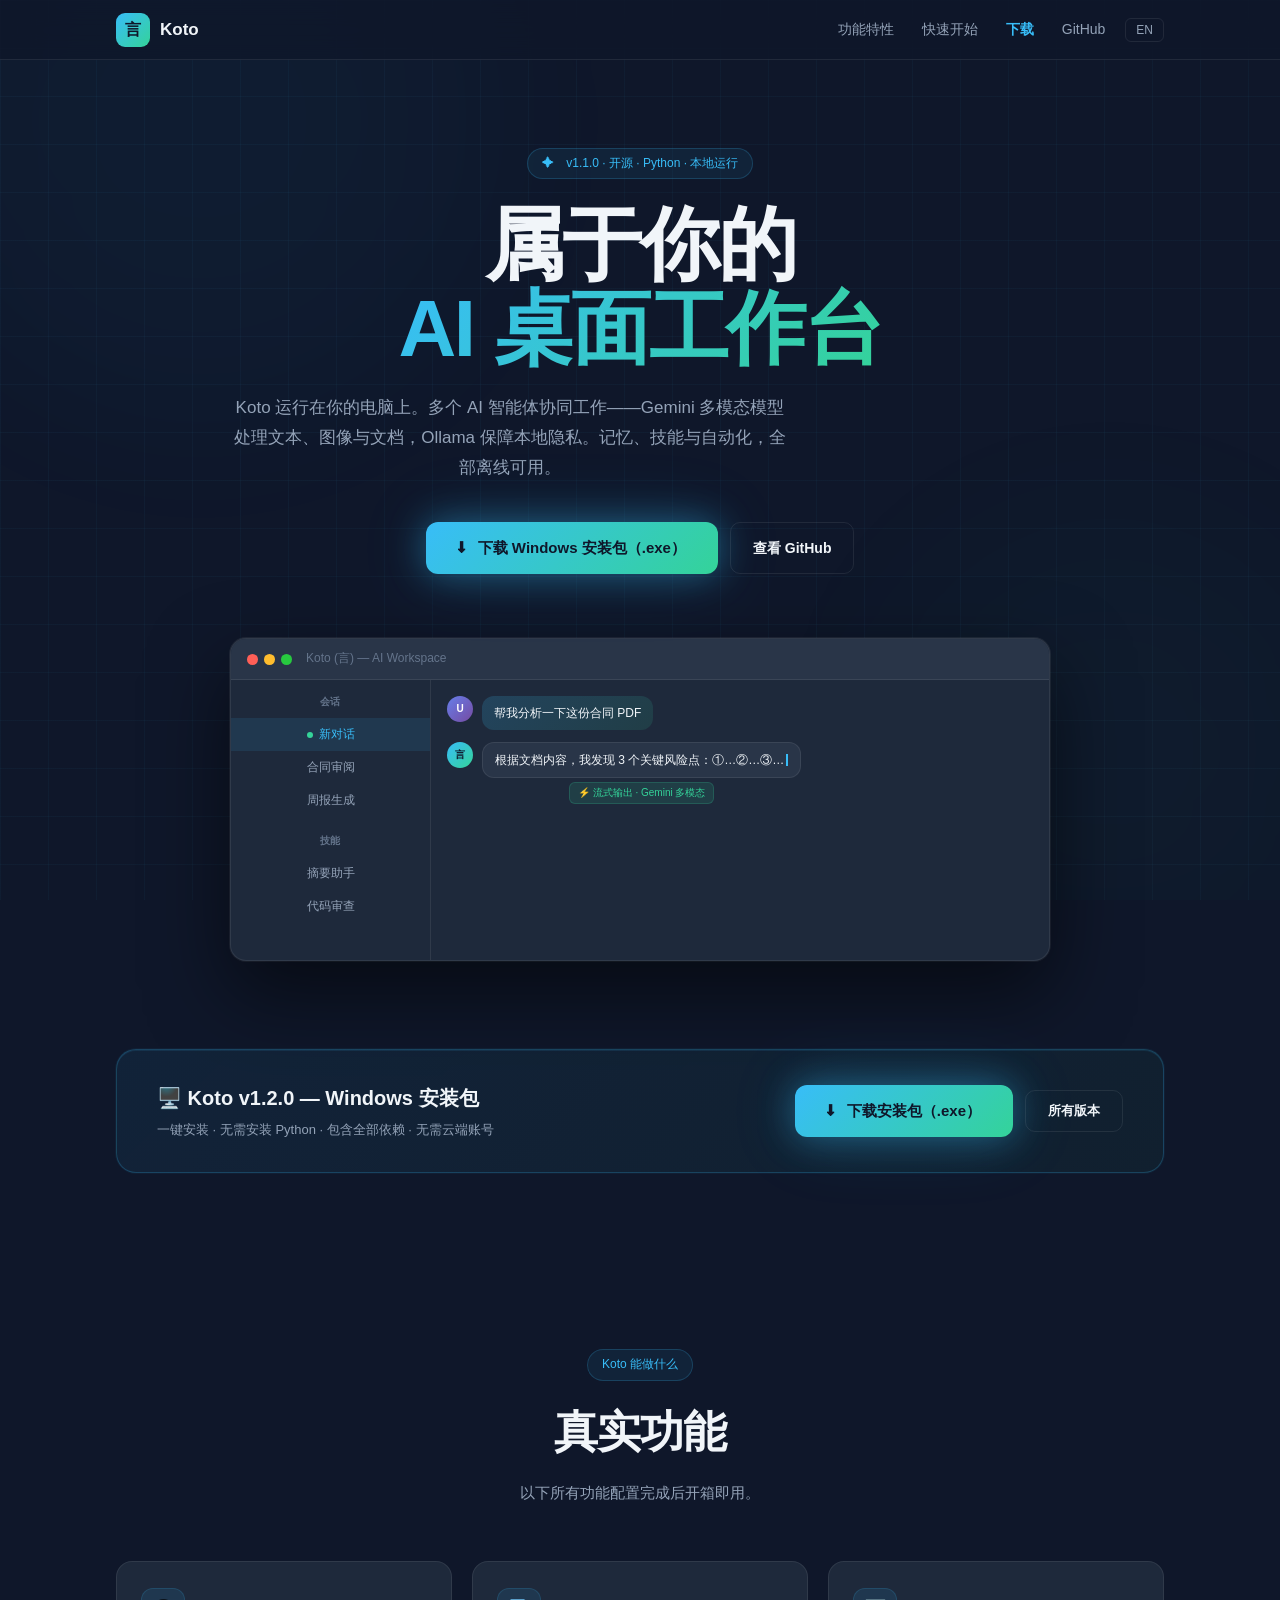
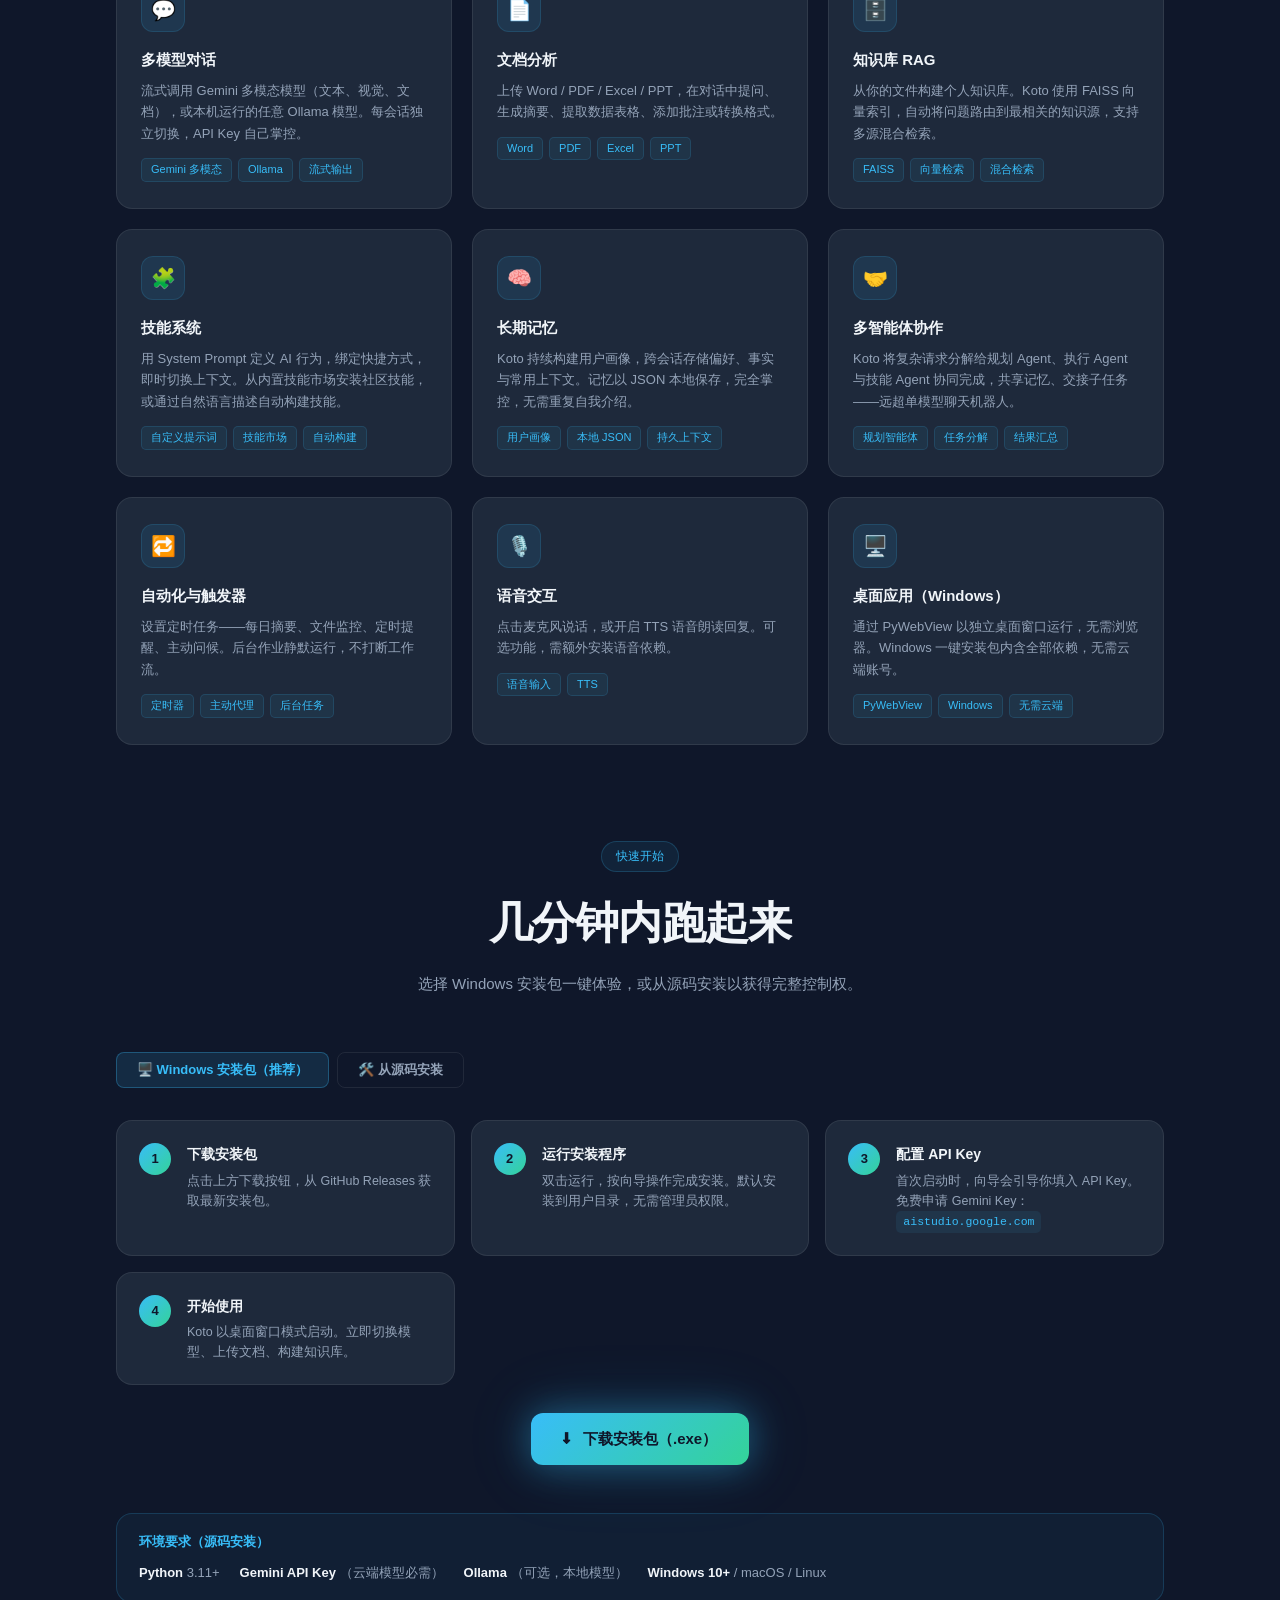
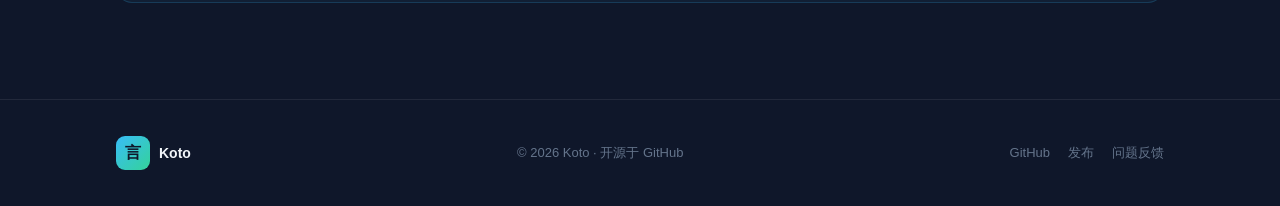
<file: docs/index.html>
﻿<!DOCTYPE html>
<html lang="zh-CN">
<head>
  <meta charset="UTF-8">
  <meta name="viewport" content="width=device-width, initial-scale=1.0">
  <title>Koto (言) — AI 桌面工作台</title>
  <meta name="description" content="Koto 是运行在你自己电脑上的 AI 桌面助手，支持 Gemini 2.5 Flash 与 Ollama 本地模型协同工作，多智能体任务分解、文档分析、知识库 RAG 与技能自动化，数据完全本地。">
  <style>
    /* ── Reset & Base ── */
    *, *::before, *::after { box-sizing: border-box; margin: 0; padding: 0; }
    :root {
      --bg:      #0f172a;
      --bg2:     #1e293b;
      --bg3:     #293548;
      --border:  rgba(255,255,255,.08);
      --t1:      #f1f5f9;
      --t2:      #94a3b8;
      --t3:      #64748b;
      --cyan:    #38bdf8;
      --teal:    #34d399;
      --grad:    linear-gradient(135deg, #38bdf8, #34d399);
      --r1: 10px; --r2: 16px;
      --ease: all .25s ease;
    }
    html { scroll-behavior: smooth; }
    body {
      font-family: 'Segoe UI', -apple-system, 'Noto Sans SC', 'Microsoft YaHei', sans-serif;
      background: var(--bg); color: var(--t1);
      min-height: 100vh; overflow-x: hidden;
      font-size: 15px; line-height: 1.6;
    }
    a { color: inherit; text-decoration: none; }

    /* ── Background grid ── */
    .bg-wrap {
      position: fixed; inset: 0; z-index: 0; pointer-events: none; overflow: hidden;
    }
    .grid-bg {
      position: absolute; inset: 0;
      background-image:
        linear-gradient(rgba(56,189,248,.04) 1px, transparent 1px),
        linear-gradient(90deg, rgba(56,189,248,.04) 1px, transparent 1px);
      background-size: 48px 48px;
    }
    .bg-radial {
      position: absolute; border-radius: 50%;
      filter: blur(100px); opacity: .45;
    }
    .bg-r1 { width: 600px; height: 600px; top: -180px; left: -100px; background: rgba(56,189,248,.08); }
    .bg-r2 { width: 500px; height: 500px; bottom: -100px; right: -80px; background: rgba(52,211,153,.06); }

    /* ── Utilities ── */
    .wrap { max-width: 1120px; margin: 0 auto; padding: 0 36px; position: relative; z-index: 1; }
    .gt  { background: var(--grad); -webkit-background-clip: text; -webkit-text-fill-color: transparent; background-clip: text; }
    .pill {
      display: inline-flex; align-items: center; gap: 6px;
      padding: 5px 14px; border-radius: 20px; font-size: 12px; font-weight: 500;
      border: 1px solid rgba(56,189,248,.2); background: rgba(56,189,248,.07); color: var(--cyan);
    }
    .btn {
      display: inline-flex; align-items: center; gap: 8px;
      padding: 10px 22px; border-radius: var(--r1); font-size: 14px; font-weight: 600;
      cursor: pointer; transition: var(--ease); border: none;
    }
    .btn-prime {
      background: var(--grad); color: #0f172a;
      box-shadow: 0 0 24px rgba(56,189,248,.25);
    }
    .btn-prime:hover { transform: translateY(-2px); box-shadow: 0 4px 32px rgba(56,189,248,.38); }
    .btn-ghost {
      background: transparent; color: var(--t1);
      border: 1px solid var(--border);
    }
    .btn-ghost:hover { border-color: rgba(56,189,248,.35); color: var(--cyan); }
    .btn-dl {
      padding: 14px 32px; font-size: 15px; font-weight: 700;
      background: var(--grad); color: #0f172a;
      box-shadow: 0 0 36px rgba(56,189,248,.4), 0 0 72px rgba(56,189,248,.15);
      border-radius: 12px;
    }
    .btn-dl:hover { transform: translateY(-3px); box-shadow: 0 8px 52px rgba(56,189,248,.55); }

    /* ── Nav ── */
    .nav {
      position: fixed; top: 0; left: 0; right: 0; z-index: 100;
      height: 60px;
      display: flex; align-items: center;
      background: rgba(15,23,42,.75); backdrop-filter: blur(18px);
      border-bottom: 1px solid var(--border);
    }
    .nav .wrap { display: flex; align-items: center; width: 100%; }
    .nav-brand {
      display: flex; align-items: center; gap: 10px;
      font-size: 17px; font-weight: 700;
    }
    .brand-mark {
      width: 34px; height: 34px; border-radius: 9px;
      background: var(--grad);
      display: flex; align-items: center; justify-content: center;
      font-size: 16px; font-weight: 800; color: #0f172a;
    }
    .nav-links {
      display: flex; align-items: center; gap: 28px;
      margin-left: auto; margin-right: 20px;
    }
    .nav-links a {
      font-size: 14px; color: var(--t2); transition: var(--ease);
    }
    .nav-links a:hover { color: var(--t1); }
    .nav-dl { color: var(--cyan) !important; font-weight: 600; }
    .nav-dl:hover { color: var(--teal) !important; }
    .lang-btn {
      background: none; border: 1px solid var(--border);
      border-radius: 6px; color: var(--t2); cursor: pointer;
      padding: 4px 10px; font-size: 12px; font-family: inherit;
      transition: var(--ease);
    }
    .lang-btn:hover { color: var(--t1); border-color: rgba(56,189,248,.3); }

    /* ── Hero ── */
    .hero {
      padding: 148px 0 88px;
      display: flex; flex-direction: column; align-items: center;
      text-align: center;
    }
    .hero-pill { margin-bottom: 24px; }
    .hero-h1 {
      font-size: clamp(40px, 6.5vw, 80px); font-weight: 900;
      line-height: 1.05; letter-spacing: -.03em;
      max-width: 860px; margin-bottom: 22px;
    }
    .hero-sub {
      font-size: 17px; color: var(--t2);
      max-width: 560px; margin-bottom: 40px; line-height: 1.75;
    }
    .hero-btns { display: flex; gap: 12px; flex-wrap: wrap; justify-content: center; margin-bottom: 64px; }

    /* App window mockup */
    .aw {
      width: min(820px, 92vw); border-radius: var(--r2);
      border: 1px solid var(--border);
      background: var(--bg2);
      overflow: hidden;
      box-shadow: 0 32px 80px rgba(0,0,0,.55), 0 0 0 1px var(--border);
    }
    .aw-bar {
      display: flex; align-items: center; gap: 6px;
      padding: 10px 16px; background: var(--bg3);
      border-bottom: 1px solid var(--border);
    }
    .dot { width: 11px; height: 11px; border-radius: 50%; }
    .dot-r { background: #ff5f57; }
    .dot-y { background: #ffbd2e; }
    .dot-g { background: #27c93f; }
    .aw-title { font-size: 12px; color: var(--t3); margin-left: 8px; }
    .aw-body {
      display: grid; grid-template-columns: 200px 1fr;
      height: 280px;
    }
    .aw-sidebar {
      border-right: 1px solid var(--border);
      padding: 14px 0;
    }
    .aw-s-label {
      font-size: 10px; font-weight: 700; text-transform: uppercase;
      letter-spacing: .08em; color: var(--t3);
      padding: 0 14px; margin-bottom: 8px;
    }
    .aw-s-item {
      padding: 7px 14px; font-size: 12px; color: var(--t2);
      cursor: default; border-radius: 0;
    }
    .aw-s-item.active { background: rgba(56,189,248,.1); color: var(--cyan); }
    .aw-s-item .dot-sm {
      display: inline-block; width: 6px; height: 6px; border-radius: 50%;
      background: var(--teal); margin-right: 6px;
    }
    .aw-chat {
      display: flex; flex-direction: column;
      padding: 16px; gap: 12px; overflow: hidden;
    }
    .aw-msg {
      display: flex; gap: 9px; align-items: flex-start;
    }
    .aw-av {
      width: 26px; height: 26px; border-radius: 50%; flex-shrink: 0;
      display: flex; align-items: center; justify-content: center;
      font-size: 10px; font-weight: 700;
    }
    .aw-av.ai  { background: var(--grad); color: #0f172a; }
    .aw-av.usr { background: linear-gradient(135deg,#667eea,#764ba2); color: #fff; }
    .aw-bubble {
      padding: 8px 12px; border-radius: 12px; font-size: 12px; line-height: 1.5;
      max-width: 360px;
    }
    .aw-bubble.ai  { background: var(--bg3); color: var(--t1); border: 1px solid var(--border); }
    .aw-bubble.usr { background: linear-gradient(135deg,rgba(56,189,248,.18),rgba(52,211,153,.12)); color: var(--t1); }
    .aw-badge {
      display: inline-flex; align-items: center; gap: 4px;
      padding: 2px 8px; border-radius: 6px; font-size: 10px;
      background: rgba(52,211,153,.12); color: var(--teal);
      border: 1px solid rgba(52,211,153,.2); margin-top: 4px;
    }
    .aw-cursor {
      display: inline-block; width: 2px; height: 12px;
      background: var(--cyan); margin-left: 2px; vertical-align: middle;
      animation: blink 1s step-end infinite;
    }
    @keyframes blink { 50% { opacity: 0; } }

    /* ── Features ── */
    .sec { padding: 96px 0; }
    .sec-eye { display: flex; justify-content: center; margin-bottom: 16px; }
    .sec-h2 {
      font-size: clamp(28px,4vw,44px); font-weight: 800;
      text-align: center; letter-spacing: -.02em; margin-bottom: 14px;
    }
    .sec-sub { text-align: center; color: var(--t2); font-size: 15px; max-width: 480px; margin: 0 auto 56px; }

    .feat-grid {
      display: grid; grid-template-columns: repeat(auto-fit, minmax(300px,1fr)); gap: 20px;
    }
    .feat-card {
      padding: 26px 24px; border-radius: var(--r2);
      background: var(--bg2); border: 1px solid var(--border);
      transition: var(--ease);
    }
    .feat-card:hover {
      border-color: rgba(56,189,248,.25);
      transform: translateY(-3px);
      box-shadow: 0 12px 40px rgba(0,0,0,.35);
    }
    .feat-icon {
      width: 44px; height: 44px; border-radius: 12px;
      background: rgba(56,189,248,.1); border: 1px solid rgba(56,189,248,.15);
      display: flex; align-items: center; justify-content: center;
      font-size: 20px; margin-bottom: 16px;
    }
    .feat-card h3 { font-size: 15px; font-weight: 700; margin-bottom: 8px; }
    .feat-card p  { font-size: 13px; color: var(--t2); line-height: 1.65; }
    .feat-tags {
      display: flex; flex-wrap: wrap; gap: 6px; margin-top: 14px;
    }
    .tag {
      padding: 2px 9px; border-radius: 5px; font-size: 11px;
      background: rgba(56,189,248,.07); color: var(--cyan);
      border: 1px solid rgba(56,189,248,.15);
    }

    /* ── Setup ── */
    .setup-grid {
      display: grid; grid-template-columns: repeat(auto-fit, minmax(260px,1fr)); gap: 16px;
    }
    .step {
      display: flex; gap: 16px; align-items: flex-start;
      padding: 22px; border-radius: var(--r2);
      background: var(--bg2); border: 1px solid var(--border);
    }
    .step-num {
      width: 32px; height: 32px; border-radius: 50%; flex-shrink: 0;
      background: var(--grad); color: #0f172a;
      display: flex; align-items: center; justify-content: center;
      font-size: 13px; font-weight: 800;
    }
    .step h4 { font-size: 14px; font-weight: 700; margin-bottom: 5px; }
    .step p  { font-size: 12.5px; color: var(--t2); line-height: 1.6; }
    .step code {
      display: inline-block; padding: 2px 7px; border-radius: 5px;
      background: rgba(56,189,248,.08); color: var(--cyan);
      font-family: 'Consolas', monospace; font-size: 11.5px;
    }

    /* ── Setup tabs ── */
    .setup-tabs { display: flex; gap: 8px; margin-bottom: 32px; flex-wrap: wrap; }
    .setup-tab {
      padding: 8px 20px; border-radius: 8px; font-size: 13px; font-weight: 600;
      cursor: pointer; transition: var(--ease); border: 1px solid var(--border);
      background: transparent; color: var(--t2); font-family: inherit;
    }
    .setup-tab.active {
      background: rgba(56,189,248,.12); border-color: rgba(56,189,248,.3); color: var(--cyan);
    }
    .setup-panel { display: none; }
    .setup-panel.active { display: block; }

    /* ── Download banner ── */
    .dl-banner {
      margin: 0 0 80px;
      padding: 32px 40px; border-radius: 20px;
      background: linear-gradient(135deg, rgba(56,189,248,.07) 0%, rgba(52,211,153,.05) 100%);
      border: 1px solid rgba(56,189,248,.22);
      display: flex; align-items: center; justify-content: space-between;
      gap: 24px; flex-wrap: wrap;
      box-shadow: 0 0 0 1px rgba(56,189,248,.05), inset 0 1px 0 rgba(56,189,248,.1);
      position: relative; z-index: 1;
    }
    .dl-banner-left h3 { font-size: 20px; font-weight: 800; margin-bottom: 6px; }
    .dl-banner-left p  { font-size: 13px; color: var(--t2); }
    .dl-banner-right   { display: flex; gap: 12px; align-items: center; flex-wrap: wrap; }

    /* ── Requirement note ── */
    .req-box {
      margin: 48px 0 0;
      padding: 18px 22px; border-radius: var(--r2);
      background: rgba(56,189,248,.05); border: 1px solid rgba(56,189,248,.18);
    }
    .req-box h4 { font-size: 13px; font-weight: 700; color: var(--cyan); margin-bottom: 10px; }
    .req-list {
      display: flex; flex-wrap: wrap; gap: 20px;
    }
    .req-item { font-size: 13px; color: var(--t2); }
    .req-item strong { color: var(--t1); }

    /* ── Footer ── */
    footer {
      border-top: 1px solid var(--border); padding: 36px 0;
    }
    .fg { display: flex; align-items: center; justify-content: space-between; flex-wrap: wrap; gap: 16px; }
    .fg-brand { display: flex; align-items: center; gap: 9px; font-size: 14px; font-weight: 600; }
    .fg p { font-size: 13px; color: var(--t3); }
    .fg-links { display: flex; gap: 18px; }
    .fg-links a { font-size: 13px; color: var(--t3); transition: var(--ease); }
    .fg-links a:hover { color: var(--t1); }

    /* ── Scroll reveal ── */
    .rv { opacity: 0; transform: translateY(22px); transition: opacity .55s ease, transform .55s ease; }
    .rv.vis { opacity: 1; transform: none; }

    /* ── Responsive ── */
    @media (max-width: 700px) {
      .aw-body { grid-template-columns: 1fr; }
      .aw-sidebar { display: none; }
      .nav-links { display: none; }
      .wrap { padding: 0 20px; }
      .hero { padding: 120px 0 64px; }
      .dl-banner { flex-direction: column; text-align: center; }
      .dl-banner-right { justify-content: center; }
    }
  </style>
</head>
<body>

<!-- Background -->
<div class="bg-wrap" aria-hidden="true">
  <div class="grid-bg"></div>
  <div class="bg-radial bg-r1"></div>
  <div class="bg-radial bg-r2"></div>
</div>

<!-- ══ NAV ══ -->
<nav class="nav" aria-label="Main navigation">
  <div class="wrap">
    <a href="#" class="nav-brand">
      <div class="brand-mark" aria-hidden="true">言</div>
      Koto
    </a>
    <div class="nav-links">
      <a href="#features"  data-en="Features"  data-zh="功能特性">功能特性</a>
      <a href="#setup"     data-en="Setup"      data-zh="快速开始">快速开始</a>
      <a href="#download"  data-en="Download"   data-zh="下载" class="nav-dl">下载</a>
      <a href="https://github.com/Loganwon/Koto" target="_blank" rel="noopener">GitHub</a>
    </div>
    <button class="lang-btn" onclick="toggleLang()" aria-label="Switch language">EN</button>
  </div>
</nav>

<!-- ══ HERO ══ -->
<section class="hero" aria-labelledby="hero-heading">
  <div class="wrap">
    <div class="hero-pill">
      <span class="pill">✦ &nbsp;<span data-en="v1.1.0 · Open source · Python · Runs locally" data-zh="v1.1.0 · 开源 · Python · 本地运行">v1.1.0 · 开源 · Python · 本地运行</span></span>
    </div>

    <h1 class="hero-h1 rv" id="hero-heading">
      <span data-en="Your personal" data-zh="属于你的">属于你的</span><br>
      <span class="gt" data-en="AI Desktop Workspace" data-zh="AI 桌面工作台">AI 桌面工作台</span>
    </h1>

    <p class="hero-sub rv" data-en="Koto runs on your own machine. Multiple AI agents collaborate — Gemini multimodal models for text, vision and documents, Ollama for local privacy. Memory, skills and automation, all offline." data-zh="Koto 运行在你的电脑上。多个 AI 智能体协同工作——Gemini 多模态模型处理文本、图像与文档，Ollama 保障本地隐私。记忆、技能与自动化，全部离线可用。">
      Koto 运行在你的电脑上。多个 AI 智能体协同工作——Gemini 多模态模型处理文本、图像与文档，Ollama 保障本地隐私。记忆、技能与自动化，全部离线可用。
    </p>

    <div class="hero-btns rv">
      <a id="btn-download-hero" href="https://github.com/Loganwon/Koto/releases/latest" class="btn btn-dl">
        ⬇&nbsp;<span data-en="Download for Windows (.exe)" data-zh="下载 Windows 安装包（.exe）">下载 Windows 安装包（.exe）</span>
      </a>
      <a href="https://github.com/Loganwon/Koto" target="_blank" rel="noopener" class="btn btn-ghost">
        <span data-en="View on GitHub" data-zh="查看 GitHub">查看 GitHub</span>
      </a>
    </div>

    <!-- App window preview -->
    <div class="aw rv" role="img" aria-label="Koto app window preview">
      <div class="aw-bar">
        <div class="dot dot-r"></div>
        <div class="dot dot-y"></div>
        <div class="dot dot-g"></div>
        <span class="aw-title">Koto (言) — AI Workspace</span>
      </div>
      <div class="aw-body">
        <div class="aw-sidebar">
          <div class="aw-s-label" data-en="Sessions" data-zh="会话">会话</div>
          <div class="aw-s-item active"><span class="dot-sm"></span><span data-en="New chat" data-zh="新对话">新对话</span></div>
          <div class="aw-s-item"><span data-en="Document review" data-zh="合同审阅">合同审阅</span></div>
          <div class="aw-s-item"><span data-en="Weekly report" data-zh="周报生成">周报生成</span></div>
          <div class="aw-s-label" style="margin-top:16px;" data-en="Skills" data-zh="技能">技能</div>
          <div class="aw-s-item"><span data-en="Summarizer" data-zh="摘要助手">摘要助手</span></div>
          <div class="aw-s-item"><span data-en="Code reviewer" data-zh="代码审查">代码审查</span></div>
        </div>
        <div class="aw-chat">
          <div class="aw-msg">
            <div class="aw-av usr">U</div>
            <div class="aw-bubble usr" data-en="Help me analyze this contract PDF" data-zh="帮我分析一下这份合同 PDF">帮我分析一下这份合同 PDF</div>
          </div>
          <div class="aw-msg">
            <div class="aw-av ai">言</div>
            <div>
              <div class="aw-bubble ai">
                <span data-en="Based on the document, I found 3 key risk points: ①…②…③…" data-zh="根据文档内容，我发现 3 个关键风险点：①…②…③…">根据文档内容，我发现 3 个关键风险点：①…②…③…</span><span class="aw-cursor"></span>
              </div>
              <div class="aw-badge" data-en="⚡ Streaming · Gemini Multimodal" data-zh="⚡ 流式输出 · Gemini 多模态">⚡ 流式输出 · Gemini 多模态</div>
            </div>
          </div>
        </div>
      </div>
    </div>
  </div>
</section>

<!-- ══ DOWNLOAD BANNER ══ -->
<section id="download" aria-label="Download Koto">
  <div class="wrap">
    <div class="dl-banner rv">
      <div class="dl-banner-left">
        <h3 data-en="🖥️ Koto v1.2.0 — Windows Installer" data-zh="🖥️ Koto v1.2.0 — Windows 安装包">🖥️ Koto v1.2.0 — Windows 安装包</h3>
        <p data-en="One-click install · No Python required · All dependencies bundled · No cloud account needed" data-zh="一键安装 · 无需安装 Python · 包含全部依赖 · 无需云端账号">一键安装 · 无需安装 Python · 包含全部依赖 · 无需云端账号</p>
      </div>
      <div class="dl-banner-right">
        <a href="https://github.com/Loganwon/Koto/releases/latest" id="btn-download-banner" class="btn btn-dl">
          ⬇&nbsp;<span data-en="Download Installer (.exe)" data-zh="下载安装包（.exe）">下载安装包（.exe）</span>
        </a>
        <a href="https://github.com/Loganwon/Koto/releases" target="_blank" rel="noopener" class="btn btn-ghost" style="font-size:13px;">
          <span data-en="All releases" data-zh="所有版本">所有版本</span>
        </a>
      </div>
    </div>
  </div>
</section>

<!-- ══ FEATURES ══ -->
<section class="sec" id="features" aria-labelledby="feat-heading">
  <div class="wrap">
    <div class="sec-eye">
      <span class="pill" data-en="What Koto can do" data-zh="Koto 能做什么">Koto 能做什么</span>
    </div>
    <h2 class="sec-h2 rv" id="feat-heading" data-en="Real capabilities" data-zh="真实功能">真实功能</h2>
    <p class="sec-sub rv" data-en="Everything below works out of the box after setup." data-zh="以下所有功能配置完成后开箱即用。">以下所有功能配置完成后开箱即用。</p>

    <div class="feat-grid">

      <div class="feat-card rv">
        <div class="feat-icon">💬</div>
        <h3 data-en="Multi-model Chat" data-zh="多模型对话">多模型对话</h3>
        <p data-en="Stream responses from Gemini multimodal models (text, vision, documents) or any locally-running Ollama model. Switch models per session — your API key, your choice." data-zh="流式调用 Gemini 多模态模型（文本、视觉、文档），或本机运行的任意 Ollama 模型。每会话独立切换，API Key 自己掌控。">流式调用 Gemini 多模态模型（文本、视觉、文档），或本机运行的任意 Ollama 模型。每会话独立切换，API Key 自己掌控。</p>
        <div class="feat-tags">
          <span class="tag" data-en="Gemini Multimodal" data-zh="Gemini 多模态">Gemini 多模态</span>
          <span class="tag">Ollama</span>
          <span class="tag" data-en="Streaming" data-zh="流式输出">流式输出</span>
        </div>
      </div>

      <div class="feat-card rv">
        <div class="feat-icon">📄</div>
        <h3 data-en="Document Analysis" data-zh="文档分析">文档分析</h3>
        <p data-en="Upload Word / PDF / Excel / PPT and ask questions, generate summaries, extract data tables, add annotations, or convert formats directly in chat." data-zh="上传 Word / PDF / Excel / PPT，在对话中提问、生成摘要、提取数据表格、添加批注或转换格式。">上传 Word / PDF / Excel / PPT，在对话中提问、生成摘要、提取数据表格、添加批注或转换格式。</p>
        <div class="feat-tags">
          <span class="tag">Word</span><span class="tag">PDF</span>
          <span class="tag">Excel</span><span class="tag">PPT</span>
        </div>
      </div>

      <div class="feat-card rv">
        <div class="feat-icon">🗄️</div>
        <h3 data-en="Knowledge Base (RAG)" data-zh="知识库 RAG">知识库 RAG</h3>
        <p data-en="Build a personal knowledge base from your files. Koto indexes documents with FAISS vector search and routes queries to the most relevant sources automatically." data-zh="从你的文件构建个人知识库。Koto 使用 FAISS 向量索引，自动将问题路由到最相关的知识源，支持多源混合检索。">从你的文件构建个人知识库。Koto 使用 FAISS 向量索引，自动将问题路由到最相关的知识源，支持多源混合检索。</p>
        <div class="feat-tags">
          <span class="tag">FAISS</span>
          <span class="tag" data-en="Vector search" data-zh="向量检索">向量检索</span>
          <span class="tag" data-en="Hybrid search" data-zh="混合检索">混合检索</span>
        </div>
      </div>

      <div class="feat-card rv">
        <div class="feat-icon">🧩</div>
        <h3 data-en="Skills System" data-zh="技能系统">技能系统</h3>
        <p data-en="Define custom AI behaviors with system prompts, bind them to shortcuts, and switch context instantly. Install community skills from the built-in marketplace, or auto-generate skills from a natural language description." data-zh="用 System Prompt 定义 AI 行为，绑定快捷方式，即时切换上下文。从内置技能市场安装社区技能，或通过自然语言描述自动构建技能。">用 System Prompt 定义 AI 行为，绑定快捷方式，即时切换上下文。从内置技能市场安装社区技能，或通过自然语言描述自动构建技能。</p>
        <div class="feat-tags">
          <span class="tag" data-en="Custom prompts" data-zh="自定义提示词">自定义提示词</span>
          <span class="tag" data-en="Marketplace" data-zh="技能市场">技能市场</span>
          <span class="tag" data-en="Auto-builder" data-zh="自动构建">自动构建</span>
        </div>
      </div>

      <div class="feat-card rv">
        <div class="feat-icon">🧠</div>
        <h3 data-en="Long-term Memory" data-zh="长期记忆">长期记忆</h3>
        <p data-en="Koto builds a persistent user profile and stores preferences, facts, and recurring context across sessions — no need to repeat yourself. Memory is stored locally as JSON, fully under your control." data-zh="Koto 持续构建用户画像，跨会话存储偏好、事实与常用上下文。记忆以 JSON 本地保存，完全掌控，无需重复自我介绍。">Koto 持续构建用户画像，跨会话存储偏好、事实与常用上下文。记忆以 JSON 本地保存，完全掌控，无需重复自我介绍。</p>
        <div class="feat-tags">
          <span class="tag" data-en="User profile" data-zh="用户画像">用户画像</span>
          <span class="tag" data-en="Local JSON" data-zh="本地 JSON">本地 JSON</span>
          <span class="tag" data-en="Persistent context" data-zh="持久上下文">持久上下文</span>
        </div>
      </div>

      <div class="feat-card rv">
        <div class="feat-icon">🤝</div>
        <h3 data-en="Multi-Agent Collaboration" data-zh="多智能体协作">多智能体协作</h3>
        <p data-en="Koto decomposes complex requests across a Planner, Executor, and Skill agents that share memory and hand off sub-tasks. More capable than a single-model chatbot." data-zh="Koto 将复杂请求分解给规划 Agent、执行 Agent 与技能 Agent 协同完成，共享记忆、交接子任务——远超单模型聊天机器人。">Koto 将复杂请求分解给规划 Agent、执行 Agent 与技能 Agent 协同完成，共享记忆、交接子任务——远超单模型聊天机器人。</p>
        <div class="feat-tags">
          <span class="tag" data-en="Planner Agent" data-zh="规划智能体">规划智能体</span>
          <span class="tag" data-en="Task decomposition" data-zh="任务分解">任务分解</span>
          <span class="tag" data-en="Result synthesis" data-zh="结果汇总">结果汇总</span>
        </div>
      </div>

      <div class="feat-card rv">
        <div class="feat-icon">🔁</div>
        <h3 data-en="Automation &amp; Triggers" data-zh="自动化与触发器">自动化与触发器</h3>
        <p data-en="Schedule recurring tasks — daily summaries, file watchers, timed reminders, proactive check-ins. Background jobs run silently without interrupting your work." data-zh="设置定时任务——每日摘要、文件监控、定时提醒、主动问候。后台作业静默运行，不打断工作流。">设置定时任务——每日摘要、文件监控、定时提醒、主动问候。后台作业静默运行，不打断工作流。</p>
        <div class="feat-tags">
          <span class="tag" data-en="Scheduler" data-zh="定时器">定时器</span>
          <span class="tag" data-en="Proactive agent" data-zh="主动代理">主动代理</span>
          <span class="tag" data-en="Background jobs" data-zh="后台任务">后台任务</span>
        </div>
      </div>

      <div class="feat-card rv">
        <div class="feat-icon">🎙️</div>
        <h3 data-en="Voice I/O" data-zh="语音交互">语音交互</h3>
        <p data-en="Speak your message with the microphone button or use TTS to have responses read aloud. Optional; requires separate voice dependencies." data-zh="点击麦克风说话，或开启 TTS 语音朗读回复。可选功能，需额外安装语音依赖。">点击麦克风说话，或开启 TTS 语音朗读回复。可选功能，需额外安装语音依赖。</p>
        <div class="feat-tags">
          <span class="tag" data-en="Speech-to-text" data-zh="语音输入">语音输入</span>
          <span class="tag">TTS</span>
        </div>
      </div>

      <div class="feat-card rv">
        <div class="feat-icon">🖥️</div>
        <h3 data-en="Desktop App (Windows)" data-zh="桌面应用（Windows）">桌面应用（Windows）</h3>
        <p data-en="Runs as a standalone desktop window via PyWebView — no browser needed. One-click Windows installer bundles all dependencies. No cloud account required." data-zh="通过 PyWebView 以独立桌面窗口运行，无需浏览器。Windows 一键安装包内含全部依赖，无需云端账号。">通过 PyWebView 以独立桌面窗口运行，无需浏览器。Windows 一键安装包内含全部依赖，无需云端账号。</p>
        <div class="feat-tags">
          <span class="tag">PyWebView</span>
          <span class="tag">Windows</span>
          <span class="tag" data-en="No cloud required" data-zh="无需云端">无需云端</span>
        </div>
      </div>

    </div>
  </div>
</section>

<!-- ══ SETUP ══ -->
<section class="sec" id="setup" style="padding-top:0;" aria-labelledby="setup-heading">
  <div class="wrap">
    <div class="sec-eye">
      <span class="pill" data-en="Getting started" data-zh="快速开始">快速开始</span>
    </div>
    <h2 class="sec-h2 rv" id="setup-heading" data-en="Up and running in minutes" data-zh="几分钟内跑起来">几分钟内跑起来</h2>
    <p class="sec-sub rv" data-en="Choose the Windows installer for a one-click experience, or set up from source for full control." data-zh="选择 Windows 安装包一键体验，或从源码安装以获得完整控制权。">选择 Windows 安装包一键体验，或从源码安装以获得完整控制权。</p>

    <div class="setup-tabs rv">
      <button class="setup-tab active" onclick="switchTab('installer', this)" data-en="🖥️ Windows Installer (Recommended)" data-zh="🖥️ Windows 安装包（推荐）">🖥️ Windows 安装包（推荐）</button>
      <button class="setup-tab" onclick="switchTab('source', this)" data-en="🛠️ From Source" data-zh="🛠️ 从源码安装">🛠️ 从源码安装</button>
    </div>

    <div id="tab-installer" class="setup-panel active">
      <div class="setup-grid">
        <div class="step rv">
          <div class="step-num">1</div>
          <div>
            <h4 data-en="Download installer" data-zh="下载安装包">下载安装包</h4>
            <p><span data-en="Click the Download button above to get the latest installer from GitHub Releases." data-zh="点击上方下载按钮，从 GitHub Releases 获取最新安装包。">点击上方下载按钮，从 GitHub Releases 获取最新安装包。</span></p>
          </div>
        </div>
        <div class="step rv">
          <div class="step-num">2</div>
          <div>
            <h4 data-en="Run the installer" data-zh="运行安装程序">运行安装程序</h4>
            <p data-en="Double-click and follow the wizard. Installs to your user folder — no admin rights required by default." data-zh="双击运行，按向导操作完成安装。默认安装到用户目录，无需管理员权限。">双击运行，按向导操作完成安装。默认安装到用户目录，无需管理员权限。</p>
          </div>
        </div>
        <div class="step rv">
          <div class="step-num">3</div>
          <div>
            <h4 data-en="Configure API key" data-zh="配置 API Key">配置 API Key</h4>
            <p><span data-en="On first launch the setup wizard asks for your API key. Get a free Gemini key at " data-zh="首次启动时，向导会引导你填入 API Key。免费申请 Gemini Key：">首次启动时，向导会引导你填入 API Key。免费申请 Gemini Key：</span><code>aistudio.google.com</code></p>
          </div>
        </div>
        <div class="step rv">
          <div class="step-num">4</div>
          <div>
            <h4 data-en="Start using Koto" data-zh="开始使用">开始使用</h4>
            <p data-en="Koto opens in desktop window mode. Switch models, upload documents, and build your knowledge base from day one." data-zh="Koto 以桌面窗口模式启动。立即切换模型、上传文档、构建知识库。">Koto 以桌面窗口模式启动。立即切换模型、上传文档、构建知识库。</p>
          </div>
        </div>
      </div>
      <div style="margin-top:28px; text-align:center;">
        <a href="https://github.com/Loganwon/Koto/releases/latest" id="btn-download-setup" class="btn btn-dl">
          ⬇&nbsp;<span data-en="Download Installer (.exe)" data-zh="下载安装包（.exe）">下载安装包（.exe）</span>
        </a>
      </div>
    </div>

    <div id="tab-source" class="setup-panel">
      <div class="setup-grid">
        <div class="step rv">
          <div class="step-num">1</div>
          <div>
            <h4 data-en="Clone &amp; install" data-zh="克隆并安装">克隆并安装</h4>
            <p><code>git clone</code> <span data-en="the repo, create a venv, then" data-zh="仓库，创建虚拟环境，然后">仓库，创建虚拟环境，然后</span> <code>pip install -r config/requirements.txt</code></p>
          </div>
        </div>
        <div class="step rv">
          <div class="step-num">2</div>
          <div>
            <h4 data-en="Set your API key" data-zh="填入 API Key">填入 API Key</h4>
            <p><span data-en="Copy " data-zh="复制 ">复制 </span><code>config/gemini_config.env.example</code><span data-en=" to " data-zh=" 为 "> 为 </span><code>gemini_config.env</code><span data-en=" and fill in your key." data-zh="，填入 API Key。">，填入 API Key。</span></p>
          </div>
        </div>
        <div class="step rv">
          <div class="step-num">3</div>
          <div>
            <h4 data-en="Launch Koto" data-zh="启动 Koto">启动 Koto</h4>
            <p><span data-en="Run " data-zh="运行 ">运行 </span><code>Koto_Start.bat</code><span data-en=" (desktop) or " data-zh="（桌面模式）或 ">（桌面模式）或 </span><code>python server.py</code><span data-en=" (web at localhost:5000)." data-zh="（Web 模式，访问 localhost:5000）。">（Web 模式，访问 localhost:5000）。</span></p>
          </div>
        </div>
        <div class="step rv">
          <div class="step-num">4</div>
          <div>
            <h4 data-en="(Optional) Local model" data-zh="（可选）本地模型">（可选）本地模型</h4>
            <p data-en="Install Ollama and pull any model. Koto detects it automatically — no extra config needed." data-zh="安装 Ollama 并 pull 任意模型，Koto 自动识别，无需额外配置。">安装 Ollama 并 pull 任意模型，Koto 自动识别，无需额外配置。</p>
          </div>
        </div>
      </div>
    </div>

    <!-- Requirements note -->
    <div class="req-box rv">
      <h4 data-en="Requirements (source install)" data-zh="环境要求（源码安装）">环境要求（源码安装）</h4>
      <div class="req-list">
        <div class="req-item"><strong>Python</strong> 3.11+</div>
        <div class="req-item"><strong>Gemini API Key</strong> <span data-en="(required for cloud models)" data-zh="（云端模型必需）">（云端模型必需）</span></div>
        <div class="req-item"><strong>Ollama</strong> <span data-en="(optional, local models)" data-zh="（可选，本地模型）">（可选，本地模型）</span></div>
        <div class="req-item"><strong>Windows 10+</strong> / macOS / Linux</div>
      </div>
    </div>
  </div>
</section>

<!-- ══ FOOTER ══ -->
<footer>
  <div class="wrap">
    <div class="fg">
      <div class="fg-brand">
        <div class="brand-mark" aria-hidden="true">言</div>
        Koto
      </div>
      <p>© 2026 Koto · <span data-en="Open source on" data-zh="开源于">开源于</span> GitHub</p>
      <div class="fg-links">
        <a href="https://github.com/Loganwon/Koto" target="_blank" rel="noopener">GitHub</a>
        <a href="https://github.com/Loganwon/Koto/releases" target="_blank" rel="noopener" data-en="Releases" data-zh="发布">发布</a>
        <a href="https://github.com/Loganwon/Koto/issues" target="_blank" rel="noopener" data-en="Issues" data-zh="问题反馈">问题反馈</a>
      </div>
    </div>
  </div>
</footer>

<script>
  /* ── Auto-fetch latest release download URL ─────── */
  (function () {
    const REPO = 'Loganwon/Koto';
    const BTN_IDS = ['btn-download-hero', 'btn-download-banner', 'btn-download-setup'];
    fetch('https://api.github.com/repos/' + REPO + '/releases/latest')
      .then(r => r.json())
      .then(data => {
        const asset = (data.assets || []).find(a => a.name.endsWith('_Setup.exe'));
        if (!asset) return;
        const url = asset.browser_download_url;
        BTN_IDS.forEach(id => {
          const el = document.getElementById(id);
          if (el) { el.href = url; el.removeAttribute('target'); }
        });
        // Update version text in banner
        const ver = data.tag_name || '';
        document.querySelectorAll('[data-zh*="Windows 安装包"]').forEach(el => {
          if (el.tagName === 'H3') {
            el.setAttribute('data-zh', '🖥️ Koto ' + ver + ' — Windows 安装包');
            el.setAttribute('data-en', '🖥️ Koto ' + ver + ' — Windows Installer');
            if (typeof lang !== 'undefined') el.textContent = el.getAttribute('data-' + lang);
          }
        });
      })
      .catch(() => {}); // silently fall back to releases/latest page link
  })();

  /* ── Language toggle ──────────────────────────────── */
  let lang = localStorage.getItem('koto-lang') || 'zh';

  function applyLang() {
    document.querySelectorAll('[data-en][data-zh]').forEach(el => {
      el.textContent = el.getAttribute('data-' + lang);
    });
    document.querySelector('.lang-btn').textContent = lang === 'zh' ? 'EN' : '中';
    document.documentElement.lang = lang === 'zh' ? 'zh-CN' : 'en';
  }

  function toggleLang() {
    lang = lang === 'zh' ? 'en' : 'zh';
    localStorage.setItem('koto-lang', lang);
    applyLang();
  }

  applyLang();

  /* ── Setup tab switcher ──────────────────────────── */
  function switchTab(id, el) {
    document.querySelectorAll('.setup-tab').forEach(t => t.classList.remove('active'));
    document.querySelectorAll('.setup-panel').forEach(p => p.classList.remove('active'));
    document.getElementById('tab-' + id).classList.add('active');
    el.classList.add('active');
  }

  /* ── Scroll reveal ───────────────────────────────── */
  const observer = new IntersectionObserver(entries => {
    entries.forEach(e => { if (e.isIntersecting) { e.target.classList.add('vis'); observer.unobserve(e.target); } });
  }, { threshold: 0.12 });
  document.querySelectorAll('.rv').forEach(el => observer.observe(el));
</script>
</body>
</html>
</file>
